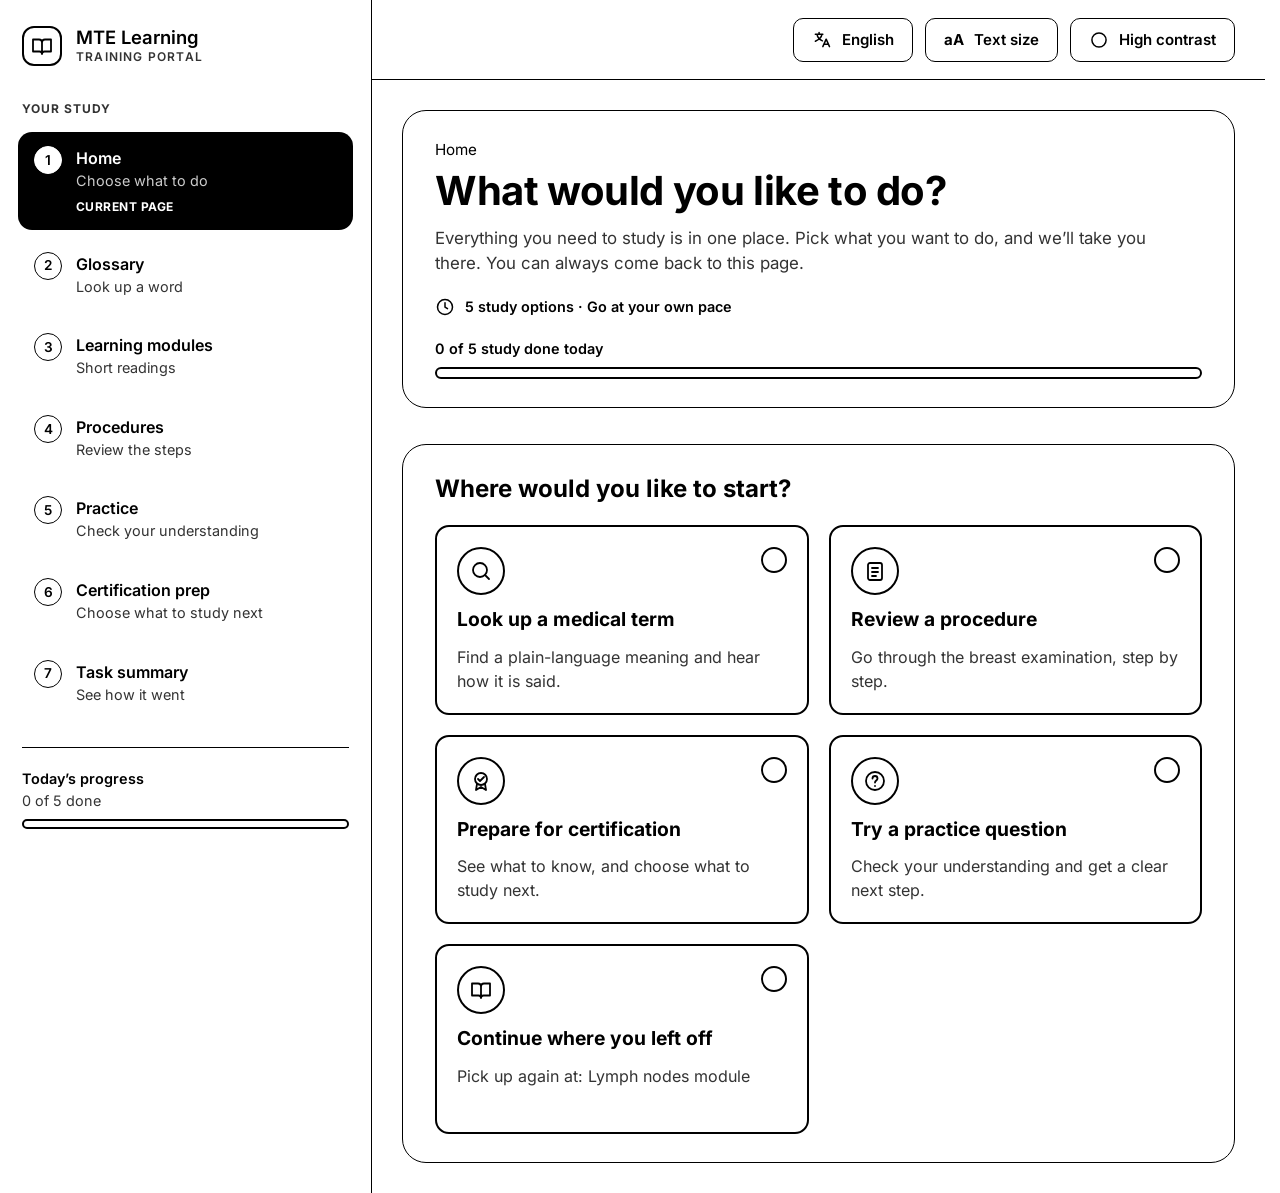
<file: index.html>
<!doctype html>
<html lang="en">
<head>
<meta charset="utf-8">
<meta name="viewport" content="width=device-width, initial-scale=1">
<title>MTE Study Hub</title>
<meta http-equiv="refresh" content="0; url=Main.dc.html">
</head>
<body>
<p><a href="Main.dc.html">Open the MTE Study Hub</a></p>
<script>location.replace('Main.dc.html');</script>
</body>
</html>
</file>
